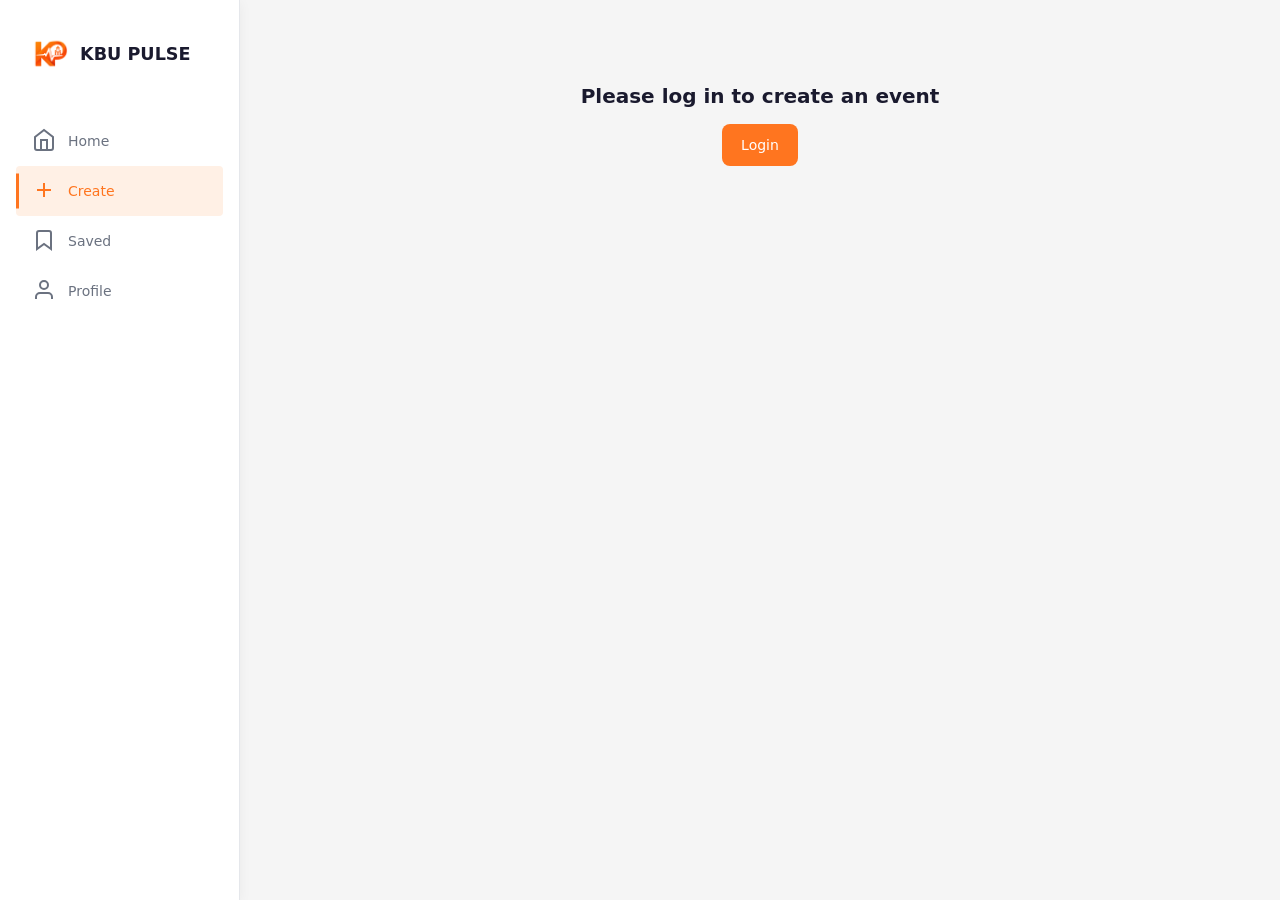
<file: create-event.html>
<!DOCTYPE html>
<html lang="en">
<head>
    <meta charset="UTF-8">
    <meta name="viewport" content="width=device-width, initial-scale=1.0">
    <meta name="theme-color" content="#ff751f">
    <link rel="manifest" href="manifest.webmanifest">
    <title>KBU PULSE - Create Event</title>
    <link rel="stylesheet" href="css/reset.css">
    <link rel="stylesheet" href="css/variables.css">
    <link rel="stylesheet" href="css/base.css">
    <link rel="stylesheet" href="css/components.css">
    <link rel="stylesheet" href="css/pages.css">
    <script src="js/navbar.js"></script>
</head>
<body>
    <nav class="navbar" id="navbar"></nav>

    <main class="content-wrapper">

        <div id="create-event-guest" style="display: none;" class="guest-message">
            <h2 class="section-title">Please log in to create an event</h2>
            <a href="login.html" class="btn btn-primary">Login</a>
        </div>

        <div id="create-event-content" class="form-box">
            <h1 class="page-title">Create a New Event</h1>
            <p class="text-muted">Share an event with the KBU community.</p>

            <form id="create-event-form" class="form-stack" method="post" action="#">
                <div>
                    <label class="form-label">Title</label>
                    <input type="text" name="title" class="form-input" required placeholder="Enter event title">
                </div>
                <div>
                    <label class="form-label">Description</label>
                    <textarea name="description" class="form-input" rows="3" required placeholder="Enter event description"></textarea>
                </div>
                <div>
                    <label class="form-label">Category</label>
                    <select name="category" class="form-input">
                        <option value="">Select Category</option>
                        <option value="HACKATHON">Hackathon</option>
                        <option value="CAPSTONE">Capstone</option>
                        <option value="STUDY_GROUP">Study Group</option>
                        <option value="WORKSHOP">Workshop</option>
                        <option value="SEMINAR">Seminar</option>
                        <option value="CLUB_EVENT">Club Event</option>
                        <option value="COMPETITION">Competition</option>
                        <option value="OTHER">Other</option>
                    </select>
                </div>
                <div>
                    <label class="form-label">Major <span class="text-muted">(optional)</span></label>
                    <select name="major" class="form-input">
                        <option value="">All Majors</option>
                        <option value="DTI">DTI</option>
                        <option value="BBA">BBA</option>
                        <option value="APDI">APDI</option>
                        <option value="CIVIL">Civil</option>
                        <option value="MECHANICAL">Mechanical</option>
                        <option value="ELECTRICAL">Electrical</option>
                        <option value="ARCHITECTURE">Architecture</option>
                        <option value="IT">IT</option>
                    </select>
                </div>
                <div>
                    <label class="form-label">Images <span class="text-muted">(up to 4)</span></label>
                    <input type="file" id="event-images" multiple accept="image/png,image/jpeg,image/jpg,image/webp,image/heic,image/heif" class="form-input">
                    <div id="image-preview" class="image-preview"></div>
                </div>
                <div class="form-actions">
                    <button type="button" class="btn btn-secondary" onclick="goBack()">Cancel</button>
                    <button type="submit" class="btn btn-primary">Announce Event</button>
                </div>
            </form>
        </div>
    </main>
    <script type="module" src="js/main.js"></script>
</body>
</html>
</file>
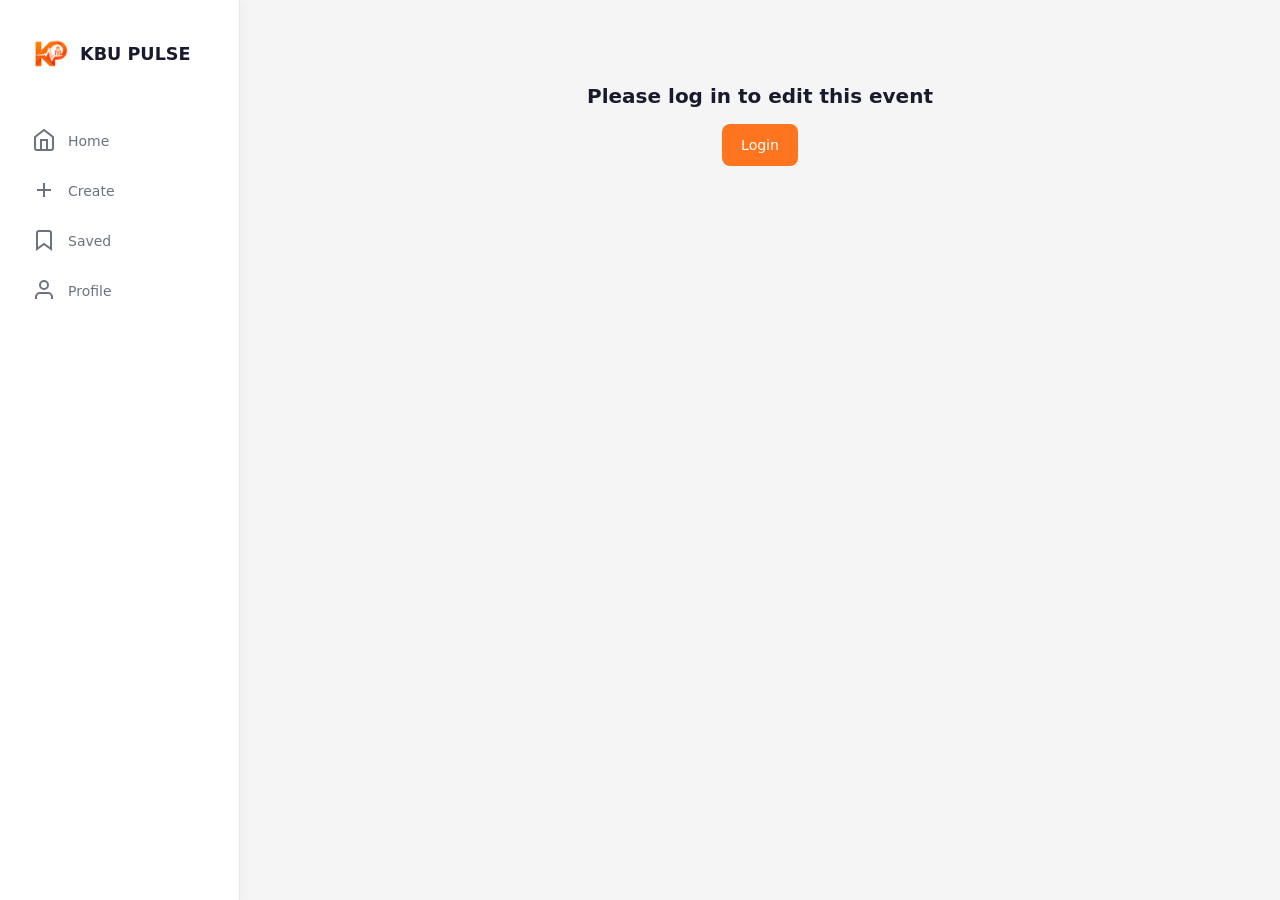
<file: edit-event.html>
<!DOCTYPE html>
<html lang="en">
<head>
    <meta charset="UTF-8">
    <meta name="viewport" content="width=device-width, initial-scale=1.0">
    <meta name="theme-color" content="#ff751f">
    <link rel="manifest" href="manifest.webmanifest">
    <title>KBU PULSE - Edit Event</title>
    <link rel="stylesheet" href="css/reset.css">
    <link rel="stylesheet" href="css/variables.css">
    <link rel="stylesheet" href="css/base.css">
    <link rel="stylesheet" href="css/components.css">
    <link rel="stylesheet" href="css/pages.css">
    <script src="js/navbar.js"></script>
</head>
<body>
    <nav class="navbar" id="navbar"></nav>
    <main class="content-wrapper">
        <div id="edit-event-guest" style="display: none;" class="guest-message">
            <h2 class="section-title">Please log in to edit this event</h2>
            <a href="login.html" class="btn btn-primary">Login</a>
        </div>
        <div id="edit-event-content" class="form-box" style="display: none;">
            <h1 class="page-title">Edit Event</h1>
            <p id="edit-event-error" class="text-error" style="display: none;"></p>
            <form id="edit-event-form" class="form-stack">
                <div><label class="form-label">Title</label><input type="text" name="title" class="form-input" required></div>
                <div><label class="form-label">Description</label><textarea name="description" class="form-input" rows="3" required></textarea></div>
                <div><label class="form-label">Category</label><select name="category" class="form-input" required>
                    <option value="">Select Category</option><option value="HACKATHON">Hackathon</option><option value="CAPSTONE">Capstone</option><option value="STUDY_GROUP">Study Group</option><option value="WORKSHOP">Workshop</option><option value="SEMINAR">Seminar</option><option value="CLUB_EVENT">Club Event</option><option value="COMPETITION">Competition</option><option value="OTHER">Other</option>
                </select></div>
                <div><label class="form-label">Major <span class="text-muted">(optional)</span></label><select name="major" class="form-input">
                    <option value="">All Majors</option><option value="DTI">DTI</option><option value="BBA">BBA</option><option value="APDI">APDI</option><option value="CIVIL">Civil</option><option value="MECHANICAL">Mechanical</option><option value="ELECTRICAL">Electrical</option><option value="ARCHITECTURE">Architecture</option><option value="IT">IT</option>
                </select></div>
                <div><label class="form-label">Existing images</label><div id="existing-images" class="image-preview"></div></div>
                <div><label class="form-label">Add images <span class="text-muted">(up to 4 total)</span></label><input type="file" id="event-images" multiple accept="image/png,image/jpeg,image/jpg,image/webp,image/heic,image/heif" class="form-input"><div id="image-preview" class="image-preview"></div></div>
                <div class="form-actions"><button type="button" class="btn btn-secondary" onclick="goBack()">Cancel</button><button type="submit" class="btn btn-primary">Save Changes</button></div>
            </form>
        </div>
    </main>
    <script type="module" src="js/main.js"></script>
</body>
</html>
</file>
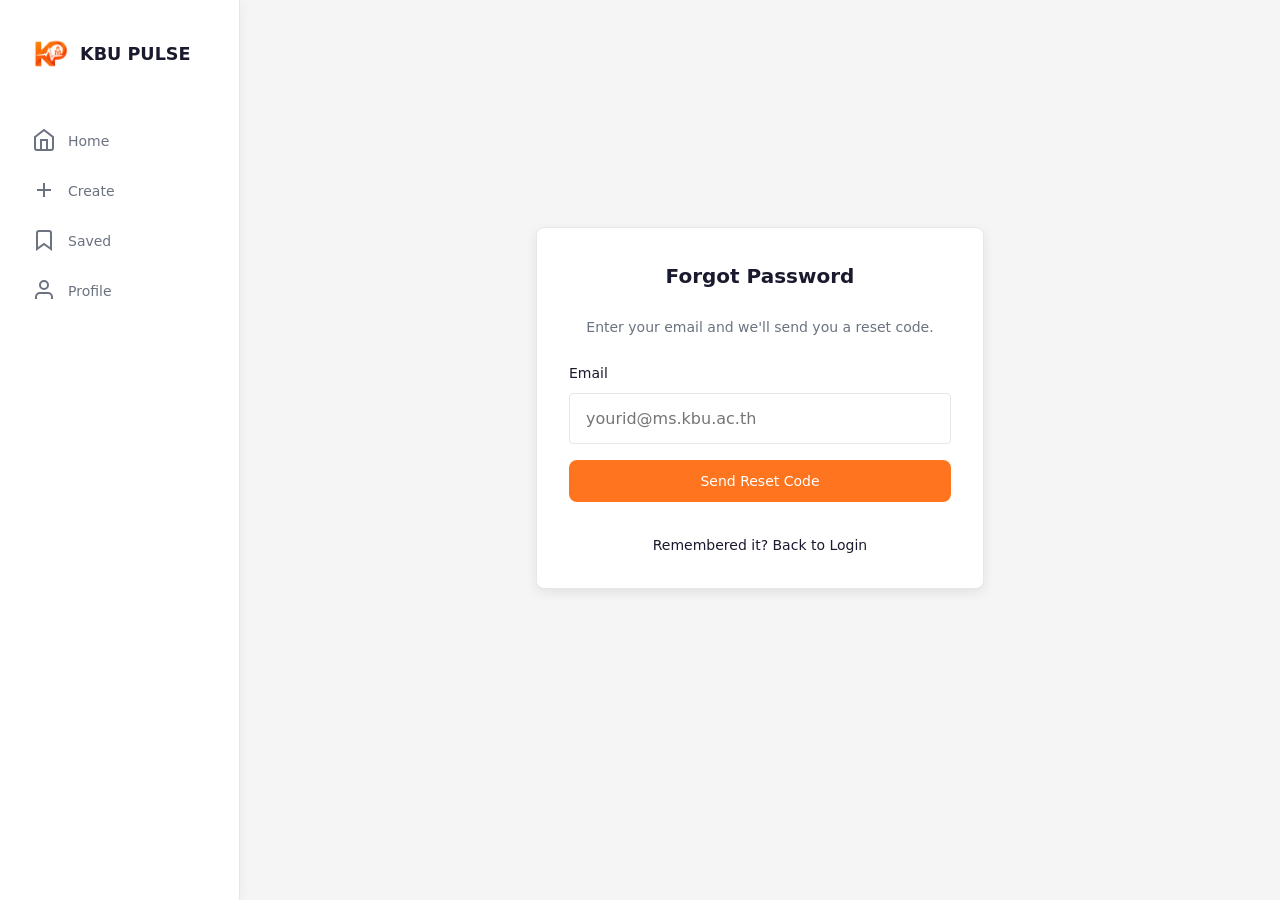
<file: forgot-password.html>
<!DOCTYPE html>
<html lang="en">
<head>
    <meta charset="UTF-8">
    <meta name="viewport" content="width=device-width, initial-scale=1.0">
    <meta name="theme-color" content="#ff751f">
    <link rel="manifest" href="manifest.webmanifest">
    <title>KBU PULSE - Forgot Password</title>
    <link rel="stylesheet" href="css/reset.css">
    <link rel="stylesheet" href="css/variables.css">
    <link rel="stylesheet" href="css/base.css">
    <link rel="stylesheet" href="css/components.css">
    <link rel="stylesheet" href="css/pages.css">
    <script src="js/navbar.js"></script>
</head>
<body>
    <nav class="navbar" id="navbar"></nav>

    <main class="page-center">
        <div class="auth-card">
            <h2 class="auth-title">Forgot Password</h2>
            <p class="auth-subtitle">Enter your email and we'll send you a reset code.</p>

            <form id="forgot-form" class="form-stack" method="post" action="#">
                <div>
                    <label class="form-label">Email</label>
                    <input type="email" name="email" class="form-input" required placeholder="yourid@ms.kbu.ac.th">
                </div>

                <button type="submit" class="btn btn-primary">Send Reset Code</button>

                <p class="form-hint is-hidden" id="otp-hint">Dev hint: your code is <strong id="otp-display"></strong></p>
                <button type="button" class="btn btn-primary is-hidden" id="continue-reset">Continue to Reset Password</button>

                <p class="form-footer">
                    Remembered it? <a href="login.html">Back to Login</a>
                </p>
            </form>
        </div>
    </main>
    <script type="module" src="js/main.js"></script>
</body>
</html>
</file>
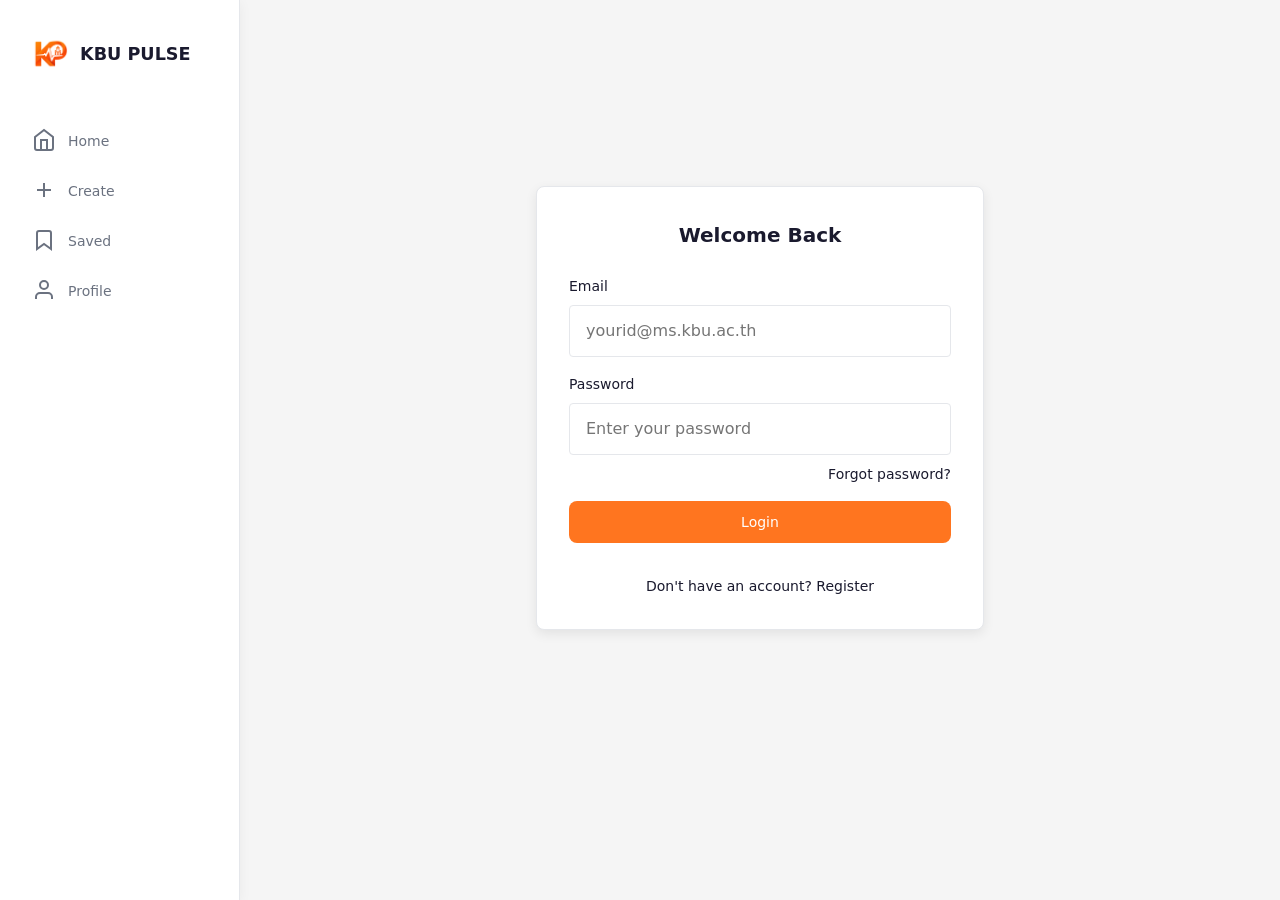
<file: login.html>
<!DOCTYPE html>
<html lang="en">
<head>
    <meta charset="UTF-8">
    <meta name="viewport" content="width=device-width, initial-scale=1.0">
    <meta name="theme-color" content="#ff751f">
    <link rel="manifest" href="manifest.webmanifest">
    <title>KBU PULSE - Login</title>
    <link rel="stylesheet" href="css/reset.css">
    <link rel="stylesheet" href="css/variables.css">
    <link rel="stylesheet" href="css/base.css">
    <link rel="stylesheet" href="css/components.css">
    <link rel="stylesheet" href="css/pages.css">
    <script src="js/navbar.js"></script>
</head>
<body>
    <nav class="navbar" id="navbar"></nav>

    <main class="page-center">
        <div class="auth-card">
            <h2 class="auth-title">Welcome Back</h2>

            <form id="login-form" class="form-stack" method="post" action="#">
                <div>
                    <label class="form-label">Email</label>
                    <input type="email" name="email" class="form-input" required placeholder="yourid@ms.kbu.ac.th">
                </div>
                <div>
                    <label class="form-label">Password</label>
                    <input type="password" name="password" class="form-input" required placeholder="Enter your password">
                </div>
                <p class="form-link-row">
                    <a href="forgot-password.html">Forgot password?</a>
                </p>

                <button type="submit" class="btn btn-primary">Login</button>

                <p class="form-footer">
                    Don't have an account? <a href="register.html">Register</a>
                </p>
            </form>
        </div>
    </main>
    <script type="module" src="js/main.js"></script>
</body>
</html>
</file>
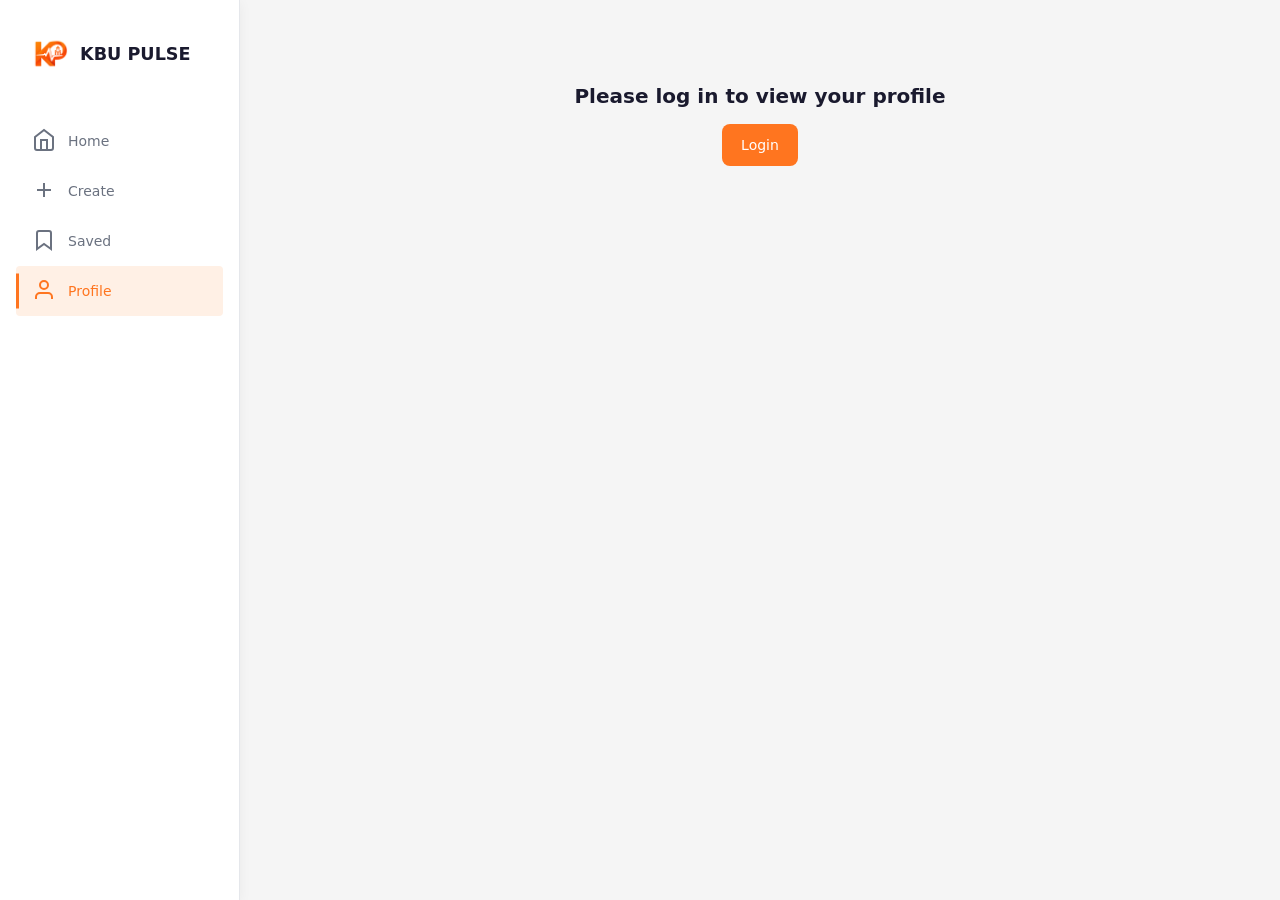
<file: profile.html>
<!DOCTYPE html>
<html lang="en">
<head>
    <meta charset="UTF-8">
    <meta name="viewport" content="width=device-width, initial-scale=1.0">
    <meta name="theme-color" content="#ff751f">
    <link rel="manifest" href="manifest.webmanifest">
    <title>KBU PULSE - Profile</title>
    <link rel="stylesheet" href="css/reset.css">
    <link rel="stylesheet" href="css/variables.css">
    <link rel="stylesheet" href="css/base.css">
    <link rel="stylesheet" href="css/components.css">
    <link rel="stylesheet" href="css/pages.css">
    <script src="js/navbar.js"></script>
</head>
<body>
    <nav class="navbar" id="navbar"></nav>

    <main class="content-wrapper">
        <!-- SHOWN when NOT logged in -->
        <div id="profile-guest" style="display: none;" class="guest-message">
            <h2 class="section-title">Please log in to view your profile</h2>
            <a href="login.html" class="btn btn-primary">Login</a>
        </div>

        <!-- SHOWN when logged in -->
        <div id="profile-content" style="display: none;">
            <div class="profile-header">
                <img id="user-avatar" class="profile-avatar" alt="Profile avatar">
                <div>
                    <h1 class="page-title" id="user-name">My Profile</h1>
                    <p id="user-email" class="text-muted"></p>
                    <p id="user-major" class="text-muted"></p>
                    <p id="user-created-at" class="text-muted"></p>
                </div>
                <button class="btn btn-secondary" id="logout-btn">Logout</button>
            </div>

            <div class="tabs" role="tablist" aria-label="Profile sections">
                <button class="tab" id="my-events-tab" data-profile-tab="events" role="tab">My Events</button>
                <button class="tab" id="my-comments-tab" data-profile-tab="comments" role="tab">My Comments</button>
            </div>

            <section id="my-events-section" class="profile-section" role="tabpanel">
                <div id="my-events-list" class="event-grid"></div>
                <div id="my-events-pagination" class="pagination-row"></div>
            </section>
            <section id="my-comments-section" class="profile-section" role="tabpanel">
                <div id="my-comments-list" class="comment-list"></div>
                <div id="my-comments-pagination" class="pagination-row"></div>
            </section>
        </div>
    </main>
    <script type="module" src="js/main.js"></script>
</body>
</html>
</file>
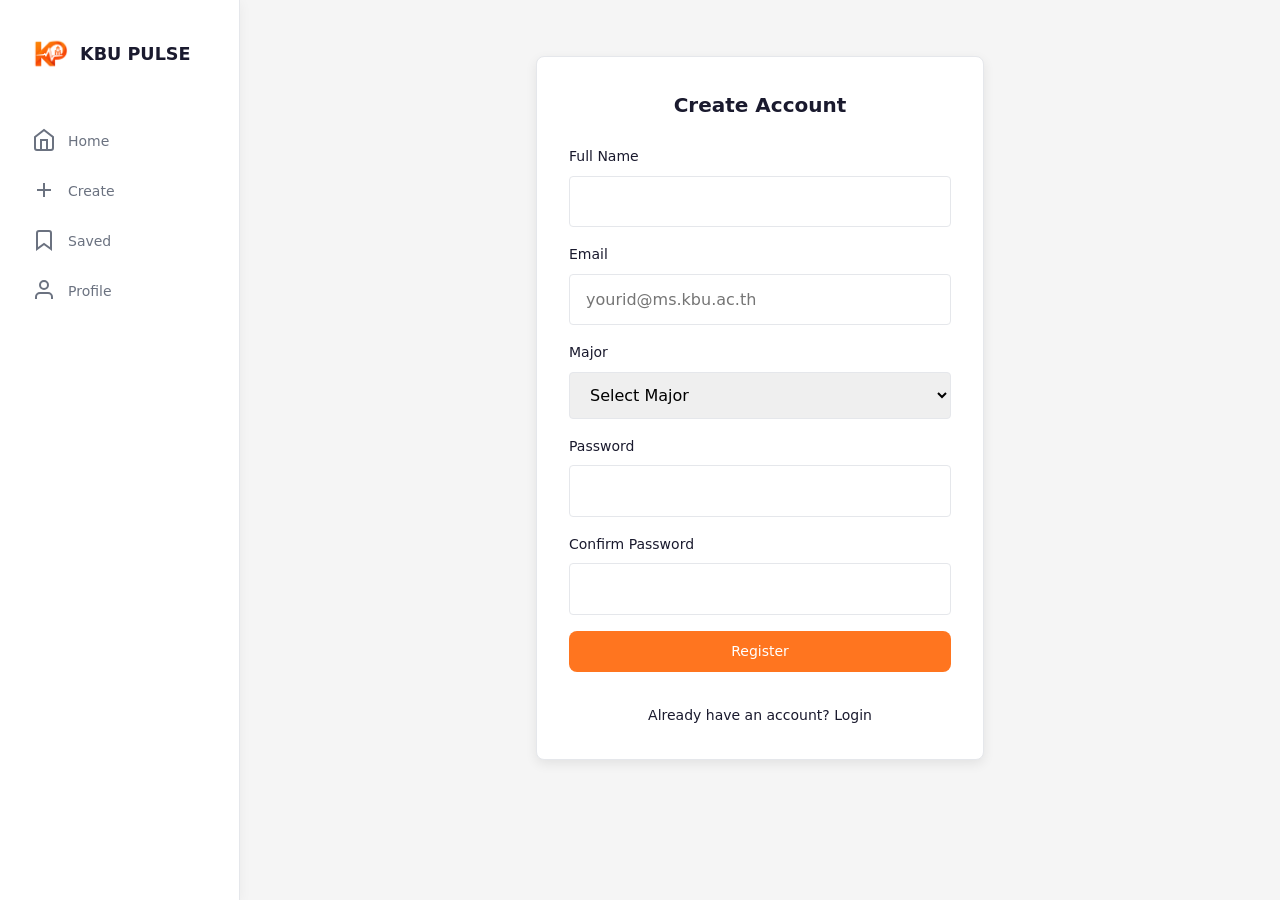
<file: register.html>
<!DOCTYPE html>
<html lang="en">
<head>
    <meta charset="UTF-8">
    <meta name="viewport" content="width=device-width, initial-scale=1.0">
    <meta name="theme-color" content="#ff751f">
    <link rel="manifest" href="manifest.webmanifest">
    <title>KBU PULSE - Register</title>
    <link rel="stylesheet" href="css/reset.css">
    <link rel="stylesheet" href="css/variables.css">
    <link rel="stylesheet" href="css/base.css">
    <link rel="stylesheet" href="css/components.css">
    <link rel="stylesheet" href="css/pages.css">
    <script src="js/navbar.js"></script>
</head>
<body>
    <nav class="navbar" id="navbar"></nav>

    <main class="page-center">
        <div class="auth-card" id="register-card">
            <h2 class="auth-title">Create Account</h2>

            <form id="register-form" class="form-stack" method="post" action="#">
                <div>
                    <label class="form-label">Full Name</label>
                    <input type="text" name="fullName" class="form-input" required>
                </div>
                <div>
                    <label class="form-label">Email</label>
                    <input type="email" name="email" class="form-input" required placeholder="yourid@ms.kbu.ac.th">
                </div>
                <div>
                    <label class="form-label">Major</label>
                    <select name="major" class="form-input">
                        <option value="">Select Major</option>
                        <option value="DTI">DTI</option>
                        <option value="BBA">BBA</option>
                        <option value="APDI">APDI</option>
                        <option value="CIVIL">Civil</option>
                        <option value="MECHANICAL">Mechanical</option>
                        <option value="ELECTRICAL">Electrical</option>
                        <option value="ARCHITECTURE">Architecture</option>
                        <option value="IT">IT</option>
                    </select>
                </div>
                <div>
                    <label class="form-label">Password</label>
                    <input type="password" name="password" class="form-input" required minlength="6">
                </div>
                <div>
                    <label class="form-label">Confirm Password</label>
                    <input type="password" name="confirmPassword" class="form-input" required>
                </div>

                <button type="submit" class="btn btn-primary">Register</button>

                <p class="form-footer">
                    Already have an account? <a href="login.html">Login</a>
                </p>
            </form>
        </div>

        <div class="auth-card" id="otp-step" hidden>
            <h2 class="auth-title">Verify Your Email</h2>
            <p class="auth-subtitle">We sent a 6-digit code to <span id="otp-email"></span>.</p>

            <form id="otp-form" class="form-stack" method="post" action="#">
                <div>
                    <label class="form-label">Verification Code</label>
                    <input type="text" name="code" class="form-input" inputmode="numeric" maxlength="6" placeholder="123456" required>
                </div>
                <p class="form-hint" id="otp-hint" hidden>Dev hint: your code is <strong id="otp-display"></strong></p>

                <button type="submit" class="btn btn-primary">Verify Email</button>

                <p class="form-footer">
                    Wrong email? <a href="#" id="back-to-form">Go back</a>
                </p>
            </form>
        </div>
    </main>
    <script type="module" src="js/main.js"></script>
</body>
</html>
</file>
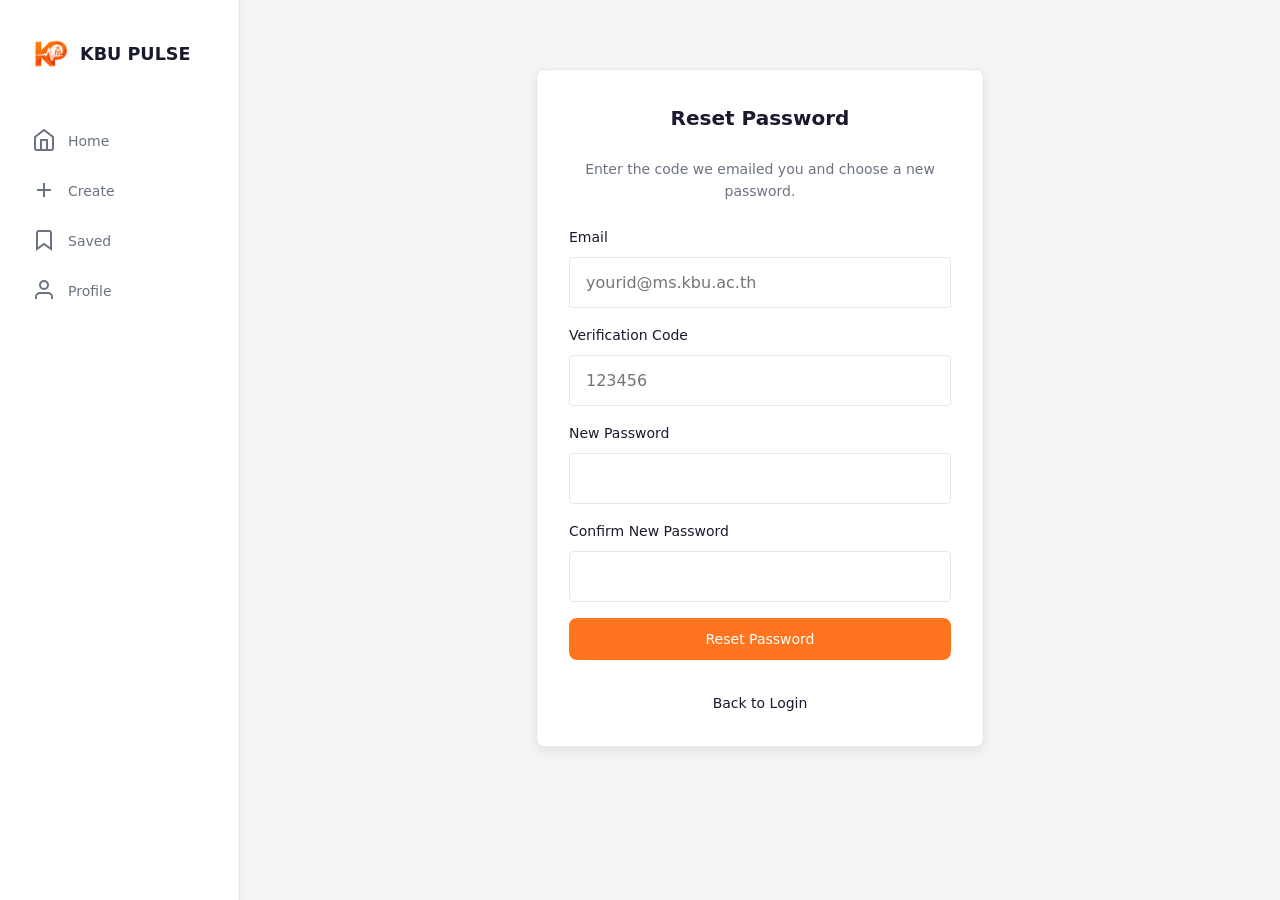
<file: reset-password.html>
<!DOCTYPE html>
<html lang="en">
<head>
    <meta charset="UTF-8">
    <meta name="viewport" content="width=device-width, initial-scale=1.0">
    <meta name="theme-color" content="#ff751f">
    <link rel="manifest" href="manifest.webmanifest">
    <title>KBU PULSE - Reset Password</title>
    <link rel="stylesheet" href="css/reset.css">
    <link rel="stylesheet" href="css/variables.css">
    <link rel="stylesheet" href="css/base.css">
    <link rel="stylesheet" href="css/components.css">
    <link rel="stylesheet" href="css/pages.css">
    <script src="js/navbar.js"></script>
</head>
<body>
    <nav class="navbar" id="navbar"></nav>

    <main class="page-center">
        <div class="auth-card">
            <h2 class="auth-title">Reset Password</h2>
            <p class="auth-subtitle">Enter the code we emailed you and choose a new password.</p>

            <form id="reset-form" class="form-stack" method="post" action="#">
                <div>
                    <label class="form-label">Email</label>
                    <input type="email" name="email" class="form-input" required placeholder="yourid@ms.kbu.ac.th">
                </div>
                <div>
                    <label class="form-label">Verification Code</label>
                    <input type="text" name="code" class="form-input" inputmode="numeric" maxlength="6" placeholder="123456" required>
                </div>
                <div>
                    <label class="form-label">New Password</label>
                    <input type="password" name="password" class="form-input" required minlength="6">
                </div>
                <div>
                    <label class="form-label">Confirm New Password</label>
                    <input type="password" name="confirmPassword" class="form-input" required>
                </div>

                <button type="submit" class="btn btn-primary">Reset Password</button>

                <p class="form-footer">
                    <a href="login.html">Back to Login</a>
                </p>
            </form>
        </div>
    </main>
    <script type="module" src="js/main.js"></script>
</body>
</html>
</file>
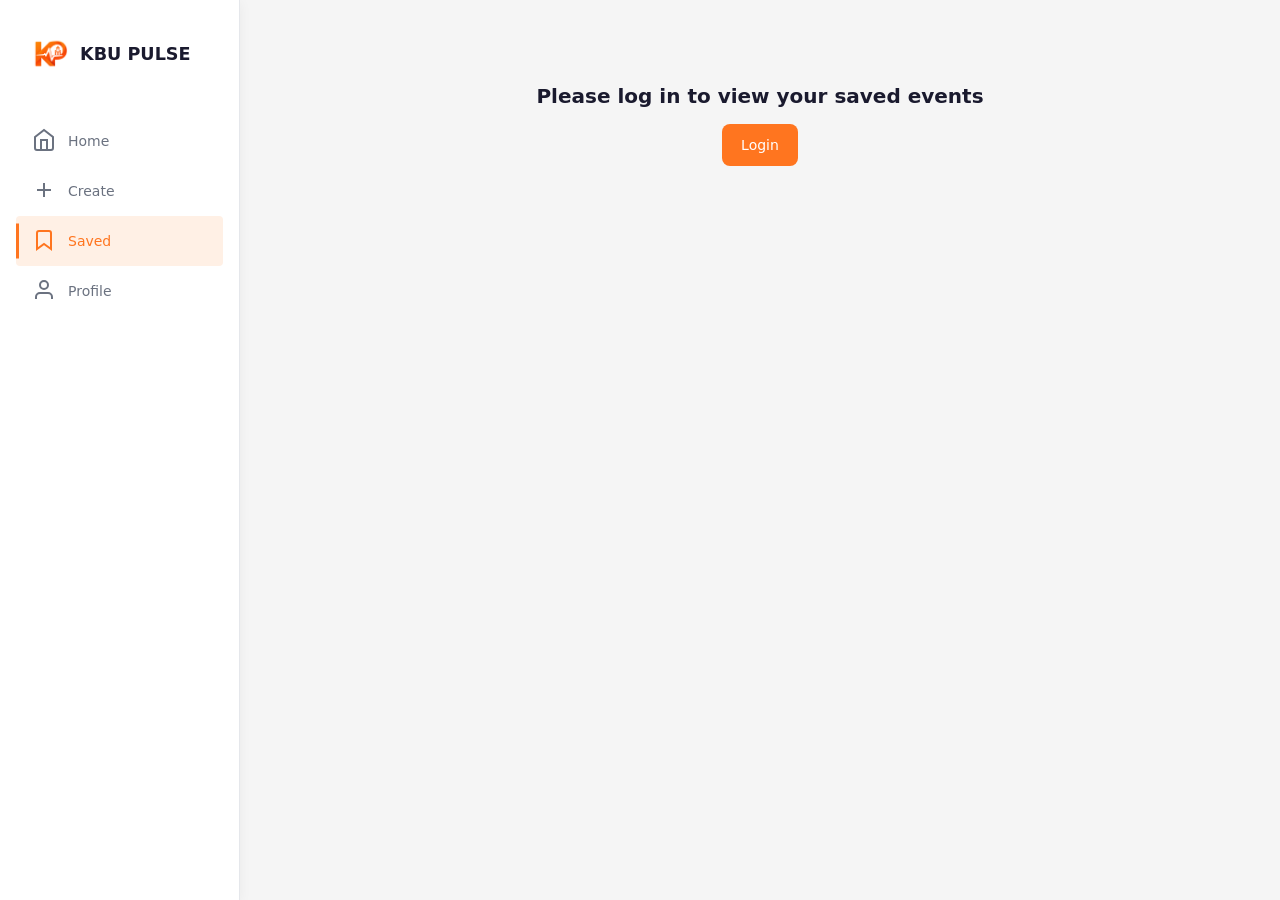
<file: saved.html>
<!DOCTYPE html>
<html lang="en">
<head>
    <meta charset="UTF-8">
    <meta name="viewport" content="width=device-width, initial-scale=1.0">
    <meta name="theme-color" content="#ff751f">
    <link rel="manifest" href="manifest.webmanifest">
    <title>KBU PULSE - Saved Events</title>
    <link rel="stylesheet" href="css/reset.css">
    <link rel="stylesheet" href="css/variables.css">
    <link rel="stylesheet" href="css/base.css">
    <link rel="stylesheet" href="css/components.css">
    <link rel="stylesheet" href="css/pages.css">
    <script src="js/navbar.js"></script>
</head>
<body>
    <nav class="navbar" id="navbar"></nav>

    <main class="page-content">
        <!-- SHOWN when NOT logged in -->
        <div id="saved-guest" style="display: none;" class="guest-message">
            <h2 class="section-title">Please log in to view your saved events</h2>
            <a href="login.html" class="btn btn-primary">Login</a>
        </div>

        <!-- SHOWN when logged in -->
        <div id="saved-content" style="display: none;">
            <h1 class="page-title">Saved Events</h1>

            <div id="saved-list" class="event-grid"></div>

            <div id="saved-pagination" class="pagination-row"></div>
        </div>
    </main>
    <script type="module" src="js/main.js"></script>
</body>
</html>
</file>
<file: css/variables.css>
:root {
    --primary: #ff751f;
    --primary-dark: #e66b1a;
    --primary-light: #fff0e5;
    --bg: #F5F5F5;
    --surface: #FFFFFF;
    --bg-mobile: #FFFFFF;
    --text: #1A1A2E;
    --text-muted: #6B7280;
    --border: #E5E7EB;
    --radius: 8px;
    --radius-sm: 4px;
    --shadow-sm: 0 2px 4px rgba(0,0,0,0.05);
    --shadow-md: 0 4px 12px rgba(0,0,0,0.08);
    --shadow-lg: 0 8px 24px rgba(0,0,0,0.12);
    --success: #22C55E;
    --error: #EF4444;
    --warning: #F59E0B;
    --info: #3B82F6;
    --nav-height: 84px;
    --transition: all 0.2s ease;
}
</file>
<file: css/base.css>
/* Base Typography */
body {
    font-family: system-ui, -apple-system, 'Segoe UI', Roboto, Helvetica, Arial, sans-serif;
    font-size: 16px;
    color: var(--text);
    background-color: var(--bg);
    color: var(--text);
    line-height: 1.6;
}

h1 { font-size: 2rem; margin-bottom: 1rem; }
h2 { font-size: 1.75rem; margin-bottom: 0.75rem; }
h3 { font-size: 1.5rem; margin-bottom: 0.5rem; }

a:hover { color: var(--primary); }

/* Buttons */
.btn {
    display: inline-block;
    padding: 0.6rem 1.2rem;
    border-radius: var(--radius);
    font-size: 0.875rem;
    font-weight: 500;
    cursor: pointer;
    transition: var(--transition);
}

.btn-primary {
    background: var(--primary);
    color: white;
}
.btn-primary:hover { background: var(--primary-dark); }

.btn-secondary {
    background: var(--surface);
    color: var(--text);
    border: 1px solid var(--border);
}
.btn-secondary:hover { background: #F3F4F6; }
.btn-icon {
    display: inline-flex;
    align-items: center;
    justify-content: center;
    gap: 0.25rem;
    min-width: 36px;
    height: 36px;
    padding: 0 0.5rem;
    border-radius: var(--radius);
    cursor: pointer;
    transition: var(--transition);
    background: var(--surface);
    color: var(--text-muted);
    border: 1px solid var(--border);
    font-size: 0.8rem;
}
.btn-icon:hover { color: var(--primary); border-color: var(--primary); }
.btn-icon.active { color: var(--primary); border-color: var(--primary); background: var(--primary-light); }
.btn-icon svg { width: 18px; height: 18px; flex-shrink: 0; }

/* Forms */
.form-input {
    width: 100%;
    padding: 0.75rem 1rem;
    border: 1px solid var(--border);
    border-radius: var(--radius-sm);
    font-size: 1rem;
    transition: var(--transition);
}
.form-input:focus {
    outline: none;
    border-color: var(--primary);
    box-shadow: 0 0 0 3px var(--primary-light);
}

/* Cards */
.card {
    background: var(--surface);
    border-radius: var(--radius);
    padding: 1.5rem;
    box-shadow: var(--shadow-sm);
}

.card-img {
    width: 100%;
    height: 180px;
    object-fit: cover;
    border-radius: var(--radius-sm);
    margin-bottom: 1rem;
}

/* Focus ring */
*:focus-visible {
    outline: 2px solid var(--primary);
    outline-offset: 2px;
}

/* Skeleton loading */
@keyframes pulse {
    0%, 100% { opacity: 1; }
    50% { opacity: 0.4; }
}
.skeleton {
    background: var(--border);
    border-radius: var(--radius-sm);
    animation: pulse 1.5s ease-in-out infinite;
}
.skeleton-card {
    background: var(--surface);
    border-radius: var(--radius);
    overflow: hidden;
}
.skeleton-card .skeleton-img { width: 100%; height: 140px; }
.skeleton-card .skeleton-title { height: 1rem; margin: 0.5rem; width: 60%; }
.skeleton-card .skeleton-text { height: 0.75rem; margin: 0 0.5rem 0.5rem; width: 80%; }
.skeleton-card .skeleton-meta { height: 0.75rem; margin: 0 0.5rem 0.5rem; width: 40%; }

/* Comment form */
.comment-form {
    display: flex;
    flex-direction: column;
    gap: 0.5rem;
    margin-bottom: 1rem;
    padding-bottom: 1rem;
    border-bottom: 1px solid var(--border);
}
.comment-form textarea {
    width: 100%;
    padding: 0.75rem 1rem;
    border: 1px solid var(--border);
    border-radius: var(--radius-sm);
    font-size: 0.875rem;
    font-family: inherit;
    resize: vertical;
    transition: var(--transition);
}
.comment-form textarea:focus {
    outline: none;
    border-color: var(--primary);
    box-shadow: 0 0 0 3px var(--primary-light);
}
.comment-form .btn {
    align-self: flex-end;
}

/* Pagination buttons */
.pagination-btn {
    display: inline-flex;
    align-items: center;
    justify-content: center;
    min-width: 32px;
    height: 32px;
    padding: 0 0.5rem;
    border: 1px solid var(--border);
    border-radius: var(--radius-sm);
    background: var(--surface);
    color: var(--text);
    font-size: 0.8rem;
    cursor: pointer;
    transition: var(--transition);
}
.pagination-btn:hover {
    border-color: var(--primary);
    color: var(--primary);
}
.pagination-btn.active {
    background: var(--primary);
    border-color: var(--primary);
    color: white;
}

/* Image preview */
.image-preview {
    display: flex;
    flex-wrap: wrap;
    gap: 0.5rem;
    margin-top: 0.5rem;
}
.image-preview .preview-item {
    position: relative;
    width: 80px;
    height: 80px;
}
.image-preview .preview-item img {
    width: 100%;
    height: 100%;
    object-fit: cover;
    border-radius: var(--radius-sm);
    border: 1px solid var(--border);
}
.image-preview .preview-item .remove-btn {
    position: absolute;
    top: -6px;
    right: -6px;
    width: 20px;
    height: 20px;
    border-radius: 50%;
    background: var(--error);
    color: white;
    border: none;
    cursor: pointer;
    font-size: 0.7rem;
    display: flex;
    align-items: center;
    justify-content: center;
    line-height: 1;
}

/* Toast overlay */
.toast {
    position: fixed;
    top: 1.5rem;
    left: 50%;
    transform: translateX(-50%) translateY(-120%);
    padding: 0.75rem 1.5rem;
    border-radius: 8px;
    font-size: 0.875rem;
    font-weight: 500;
    color: #fff;
    z-index: 9999;
    pointer-events: auto;
    box-shadow: 0 4px 16px rgba(0, 0, 0, 0.2);
    transition: transform 0.3s ease, opacity 0.3s ease;
    opacity: 0;
    max-width: 90vw;
    text-align: center;
}
.toast-show {
    transform: translateX(-50%) translateY(0);
    opacity: 1;
}
.toast-info {
    background: #334155;
}
.toast-success {
    background: #16a34a;
}
.toast-error {
    background: #dc2626;
}

/* Event images grid */
.event-images-grid {
    display: grid;
    grid-template-columns: repeat(2, 1fr);
    gap: 0.5rem;
    margin: 0.75rem 0;
}
.event-images-grid .event-card-img {
    width: 100%;
    height: 160px;
    object-fit: cover;
    border-radius: 8px;
    transition: opacity 0.2s;
}
.event-images-grid .event-card-img:hover {
    opacity: 0.85;
}

/* Lightbox overlay */
.lightbox-overlay {
    position: fixed;
    inset: 0;
    background: rgba(0, 0, 0, 0.9);
    z-index: 10000;
    display: flex;
    align-items: center;
    justify-content: center;
    opacity: 0;
    transition: opacity 0.3s ease;
}
.lightbox-show {
    opacity: 1;
}
.lightbox-img {
    max-width: 90vw;
    max-height: 85vh;
    object-fit: contain;
    border-radius: 8px;
    user-select: none;
}
.lightbox-close {
    position: absolute;
    top: 1rem;
    right: 1.5rem;
    background: none;
    border: none;
    color: #fff;
    font-size: 2rem;
    cursor: pointer;
    line-height: 1;
    z-index: 10001;
}
.lightbox-nav {
    position: absolute;
    top: 50%;
    transform: translateY(-50%);
    background: rgba(255, 255, 255, 0.15);
    border: none;
    color: #fff;
    font-size: 2.5rem;
    cursor: pointer;
    padding: 0.5rem 1rem;
    border-radius: 8px;
    transition: background 0.2s;
    user-select: none;
}
.lightbox-nav:hover {
    background: rgba(255, 255, 255, 0.3);
}
.lightbox-prev {
    left: 1rem;
}
.lightbox-next {
    right: 1rem;
}
.lightbox-counter {
    position: absolute;
    bottom: 1.5rem;
    left: 50%;
    transform: translateX(-50%);
    color: rgba(255, 255, 255, 0.8);
    font-size: 0.875rem;
    font-weight: 500;
}

/* Event metadata badges */
.event-meta {
    display: flex;
    flex-wrap: wrap;
    gap: 0.5rem;
}
.meta-badge {
    display: inline-flex;
    align-items: center;
    padding: 0.25rem 0.625rem;
    font-size: 0.7rem;
    font-weight: 600;
    border-radius: 9999px;
    text-transform: uppercase;
    letter-spacing: 0.025em;
}
.meta-major {
    background: #dbeafe;
    color: #1e40af;
}
.meta-category {
    background: #fef3c7;
    color: #92400e;
}
.meta-date {
    background: #f3f4f6;
    color: #4b5563;
    text-transform: none;
    letter-spacing: normal;
}
.event-detail-gallery {
    margin: 1.5rem -0.25rem 0;
    gap: 0.75rem;
}
.event-detail-gallery .event-card-img {
    height: 190px;
    border-radius: var(--radius);
}
.event-detail-gallery .event-card-img:first-child {
    grid-column: span 2;
    height: 300px;
}
.event-detail-gallery-empty .event-card-img {
    width: 100%;
    height: 300px;
    object-fit: cover;
    border-radius: var(--radius);
}
</file>
<file: css/components.css>
/* ===== Bottom Navbar (Fixed) ===== */

/* Navbar container - fixed at bottom */
.navbar {
    position: fixed;
    bottom: 0;
    left: 0;
    right: 0;
    background: var(--surface);
    border-top: 1px solid var(--border);
    z-index: 100;
    box-shadow: 0 -2px 8px rgba(0,0,0,0.05);
    display: flex;
    justify-content: space-around;
    align-items: center;
    padding: 0.5rem 0;
}

/* Navbar items - 4 equally spaced */
.nav-item {
    position: relative;
    display: flex;
    flex-direction: column;
    align-items: center;
    gap: 0.125rem;
    color: var(--text-muted);
    text-decoration: none;
    padding: 0.5rem 0.75rem;
    min-width: 48px;
    font-size: 0.75rem;
    transition: color var(--transition);
}

.nav-item.active { color: var(--primary); }

.nav-item svg {
    width: 24px;
    height: 24px;
    margin-bottom: 2px;
}

/* Hover state */
.nav-item:hover { color: var(--primary-dark); }

/* Active state - primary color */
.nav-item.active { color: var(--primary); }

/* ===== Body Padding (so content doesn't hide under fixed navbar) ===== */

body {
    padding-bottom: calc(var(--nav-height) + env(safe-area-inset-bottom, 0px));
}

/* Optional: larger padding on desktop if needed */
@media (min-width: 768px) {
    body {
        padding-bottom: calc(var(--nav-height) + env(safe-area-inset-bottom, 0px));
    }
}

/* ===== Optional: Active page indicator bar ===== */
.navbar .active::after {
    content: '';
    position: absolute;
    bottom: 0;
    left: 50%;
    transform: translateX(-50%);
    width: 32px;
    height: 3px;
    background: var(--primary);
}
</file>
<file: css/pages.css>
/* ===== Navbar (Fixed Bottom) ===== */

/* Mobile-first: full-width bottom navbar */
.navbar {
    position: fixed;
    bottom: 0;
    left: 0;
    right: 0;
    background: var(--surface);
    border-top: 1px solid var(--border);
    z-index: 100;
    box-shadow: 0 -2px 8px rgba(0,0,0,0.05);
}

/* Desktop: un-collapsible left sidebar */
@media (min-width: 992px) {
    .navbar {
        top: 0;
        bottom: 0;
        left: 0;
        right: auto;
        width: 240px;
        flex-direction: column;
        align-items: stretch;
        justify-content: flex-start;
        padding: 1.5rem 1rem;
        border-top: none;
        border-right: 1px solid var(--border);
        box-shadow: 0 2px 12px rgba(0,0,0,0.05);
    }

    .nav-brand {
        display: flex;
        align-items: center;
        gap: 0.75rem;
        padding: 0.75rem 1rem;
        margin-bottom: 2rem;
    }
    .nav-brand-img {
        width: 36px;
        height: 36px;
        border-radius: var(--radius-sm);
        object-fit: cover;
    }
    .nav-brand-name {
        font-size: 1.1rem;
        font-weight: 700;
        color: var(--text);
    }

    .nav-item {
        flex-direction: row;
        justify-content: flex-start;
        align-items: center;
        gap: 0.75rem;
        width: 100%;
        padding: 0.75rem 1rem;
        font-size: 0.875rem;
        border-radius: var(--radius-sm);
    }

    .nav-item.active {
        background: var(--primary-light);
        color: var(--primary);
    }

    .navbar .active::after {
        left: 0;
        top: 50%;
        transform: translateY(-50%);
        width: 3px;
        height: 70%;
    }

    body {
        padding-bottom: 0;
        padding-left: 240px;
    }

    .page-center {
        min-height: 100vh;
    }
}

/* Navbar content */
.nav-links {
    display: flex;
    justify-content: space-around;
    align-items: center;
    flex-wrap: wrap;
    padding: 0.5rem 1rem;
}

.nav-links a, .nav-links button {
    color: var(--primary);
    padding: 0.5rem 0.75rem;
    margin: 0 0.25rem;
    font-size: 0.875rem;
    white-space: nowrap;
}

.nav-links a:hover, .nav-links button:hover {
    color: var(--primary-dark);
}

/* Brand visible only inside the desktop sidebar (≥992px) */
@media (max-width: 991.98px) {
    .nav-brand { display: none; }
}

/* ===== Body Padding (so content doesn't hide under fixed navbar) ===== */

body {
    padding-bottom: 60px; /* navbar height */
}

@media (min-width: 768px) {
    body {
        padding-bottom: 60px; /* consistent padding on desktop */
    }
}

/* ===== Page Layout ===== */

/* Standard page content padding */
.page-content { width: 100%; max-width: 1440px; margin-left: auto; margin-right: auto; padding: 1rem; }

/* Centered content wrapper with max-width */
.content-wrapper {
    max-width: 1120px;
    margin-left: auto;
    margin-right: auto;
    padding: 1rem;
}

/* Centered full-height page (login, register, create-event) */
.page-center {
    min-height: calc(100vh - var(--nav-height));
    display: flex;
    flex-direction: column;
    align-items: center;
    justify-content: center;
    padding: 1rem;
}

/* Narrow bordered card used on auth / form pages */
.auth-card {
    width: 100%;
    max-width: 448px;
    padding: 2rem;
    background: var(--surface);
    border: 1px solid var(--border);
    border-radius: 0.5rem;
    box-shadow: var(--shadow-md);
}

/* Bordered (non-card) form container */
.form-box {
    width: 100%;
    padding: 1.5rem;
    background: var(--surface);
    border: 1px solid var(--border);
    border-radius: var(--radius);
}

#create-event-content {
    padding-top: 2.25rem;
}

@media (min-width: 992px) {
    #create-event-content {
        padding-top: 3.5rem;
    }
}

/* Centered "please log in" message */
.guest-message {
    text-align: center;
    padding: 3rem 0;
}

/* Page header block with title */
.page-title {
    font-size: 1.5rem;
    font-weight: 800;
    margin-bottom: 1rem;
}

/* Home header eyebrow (index.html only) */
.page-header {
    margin-bottom: 1.5rem;
}
.page-eyebrow {
    display: inline-flex;
    align-items: center;
    gap: 0.5rem;
    font-size: 0.75rem;
    font-weight: 700;
    text-transform: uppercase;
    letter-spacing: 0.12em;
    color: var(--primary);
    padding-bottom: 0.5rem;
    margin-bottom: 0.5rem;
    border-bottom: 2px solid var(--primary);
}
.page-eyebrow-logo {
    width: 22px;
    height: 22px;
    border-radius: var(--radius-sm);
    object-fit: cover;
}

/* Eyebrow is mobile-only (desktop sidebar carries the brand) */
@media (min-width: 992px) {
    .page-eyebrow {
        display: none;
    }
}

/* Home marquee ticker (index.html only) */
.hero-ticker {
    overflow: hidden;
    white-space: nowrap;
    background: var(--surface);
    border: 1px solid var(--border);
    border-left: 3px solid var(--primary);
    border-radius: var(--radius);
    box-shadow: var(--shadow-sm);
    padding: 0.75rem 0;
}
.hero-ticker-track {
    display: inline-flex;
    align-items: center;
    animation: hero-ticker 20s linear infinite;
    will-change: transform;
}
.hero-ticker:hover .hero-ticker-track {
    animation-play-state: paused;
}
.hero-ticker-item {
    display: inline-flex;
    align-items: center;
    gap: 0.5rem;
    font-size: 0.95rem;
    font-weight: 500;
    color: var(--text);
    padding-right: 3rem;
}
.hero-ticker-dot {
    color: var(--primary);
    font-size: 0.6rem;
}
@keyframes hero-ticker {
    from { transform: translateX(0); }
    to { transform: translateX(-50%); }
}
@media (prefers-reduced-motion: reduce) {
    .hero-ticker-track {
        animation: none;
        flex-wrap: wrap;
    }
}
.section-title {
    font-size: 1.25rem;
    font-weight: 700;
    margin-bottom: 0.75rem;
}

/* Centered heading inside auth cards */
.auth-title {
    font-size: 1.25rem;
    font-weight: 700;
    text-align: center;
    margin-bottom: 1.5rem;
}

/* Full-width button inside a form */
.form-stack .btn {
    width: 100%;
}

/* Action row (Cancel + submit) */
.form-actions {
    display: flex;
    gap: 0.75rem;
}
.form-actions .btn {
    flex: 1 1 50%;
    width: auto;
}

/* Small centered text below forms */
.form-footer {
    text-align: center;
    font-size: 0.875rem;
    margin-top: 1rem;
}

/* Muted subtitle under auth titles */
.auth-subtitle {
    text-align: center;
    font-size: 0.875rem;
    color: var(--text-muted);
    margin-bottom: 1.5rem;
}

/* Small hint text inside forms */
.form-hint {
    font-size: 0.8125rem;
    color: var(--text-muted);
}

/* Force-hide elements whose own display rule would override [hidden] (e.g. .btn) */
.is-hidden { display: none !important; }

/* Right-aligned utility link inside a form (e.g. Forgot password?) */
.form-link-row {
    text-align: right;
    margin-top: -0.5rem;
    font-size: 0.875rem;
}

/* Sidebar cards stacked */
.detail-sidebar > * + * {
    margin-top: 1rem;
}

/* Comment list */
.comment-count {
    font-size: 0.875rem;
}

/* Small pagination inside comment section */
.pagination-row--compact {
    margin-top: 0.75rem;
    display: flex;
    justify-content: center;
}

/* Empty state */
.empty-state p { margin-bottom: 1rem; }

/* Pagination row */
.pagination-row {
    margin-top: 1.5rem;
    display: flex;
    justify-content: center;
}

/* Text helpers */
.text-muted { color: var(--text-muted); }
.text-error { color: var(--error); }

/* ===== Home page - Event Grid ===== */

.event-grid {
    display: grid;
    grid-template-columns: repeat(2, 1fr);
    gap: 1rem;
}
@media (min-width: 640px) {
    .event-grid { grid-template-columns: repeat(3, 1fr); }
}
@media (min-width: 1024px) {
    .event-grid { grid-template-columns: repeat(4, 1fr); }
}

/* ===== Event Card ===== */

/* Image wrapper with the category badge overlaid on the top-right */
.event-card-media {
    position: relative;
    width: 100%;
    aspect-ratio: 16 / 9;
    overflow: hidden;
    border-radius: 8px;
}
.event-card-media .event-card-img {
    width: 100%;
    height: 100%;
    object-fit: cover;
    display: block;
}
.category-badge {
    position: absolute;
    top: 0.5rem;
    right: 0.5rem;
    padding: 0.25rem 0.5rem;
    font-size: 0.65rem;
    font-weight: 600;
    text-transform: uppercase;
    letter-spacing: 0.025em;
    color: var(--text);
    background: var(--surface);
    border-radius: 9999px;
    box-shadow: var(--shadow-sm);
}

/* Equal-width action bar (upvote / save / comment) */
.card-actions {
    display: flex;
    gap: 0.5rem;
    margin-top: 0.5rem;
}
.card-actions .btn-icon {
    flex: 1;
}

/* ===== Forms (auth / create event) ===== */

.form-stack {
    display: flex;
    flex-direction: column;
    gap: 1rem;
}
.form-label {
    display: block;
    font-size: 0.875rem;
    font-weight: 500;
    margin-bottom: 0.5rem;
}
.comment-list {
    display: flex;
    flex-direction: column;
    gap: 0.75rem;
}

/* ===== Existing Page Styles (unchanged below) ===== */

/* Home page - Event List */
.event-filters { margin-bottom: 1.5rem; display: flex; flex-wrap: wrap; gap: 0.5rem; }
.filter-select { padding: 0.5rem; border-radius: var(--radius-sm); border: 1px solid var(--border); }
.search-input { flex: 1; min-width: 200px; padding: 0.5rem 0.75rem; border: 1px solid var(--border); border-radius: var(--radius-sm); }

/* Profile page - Tabs */
.tabs { display: flex; gap: 0.5rem; margin-bottom: 1.5rem; }
.tab { padding: 0.5rem 1rem; border-radius: var(--radius-sm) var(--radius-sm) 0 0; border: 1px solid var(--border); cursor: pointer; }
.tab-active { background: var(--primary); color: white; border-color: var(--primary); }
.profile-header { display: flex; align-items: center; gap: 1rem; margin-bottom: 1.5rem; }
.profile-header .page-title { margin: 0; }
.profile-header .btn { margin-left: auto; }
.profile-avatar { width: 56px; height: 56px; border-radius: 50%; object-fit: cover; }
.comment-owner-actions { display: flex; gap: 0.35rem; margin-left: auto; }
.profile-comment-item { padding: 0.75rem; border: 1px solid var(--border); border-radius: var(--radius-sm); background: var(--surface); }
.profile-comment-item .comment-card { border: 0; padding: 0; }
.comment-event-link { display: inline-block; margin-top: 0.5rem; color: var(--primary); font-size: 0.8rem; text-decoration: none; }
.comment-event-link:hover { text-decoration: underline; }
@media (max-width: 520px) { .profile-header { align-items: flex-start; flex-wrap: wrap; } .profile-header .btn { margin-left: auto; } .comment-owner-actions { flex-wrap: wrap; } }

/* Profile sub-pages */
.profile-section { display: none; }
.profile-section.active { display: block; }

/* Event Detail - Responsive Layout */
.detail-layout { max-width: 1400px; margin: 0 auto; }
.detail-main,
.detail-sidebar { min-width: 0; }

/* Event Detail - Toolbar */
.detail-toolbar {
    display: flex;
    align-items: center;
    justify-content: space-between;
    margin-bottom: 1rem;
}
.event-actions-label {
    margin: 0 0 0.75rem;
    color: var(--text-muted);
    font-size: 0.75rem;
    font-weight: 700;
    letter-spacing: 0.06em;
    text-transform: uppercase;
}
.event-actions-row { display: flex; gap: 0.75rem; align-items: center; }
.event-actions-row .btn-icon { flex: 1; justify-content: center; gap: 0.4rem; }
.comments-heading { display: flex; justify-content: space-between; gap: 1rem; align-items: flex-start; }
.comments-heading .section-title { margin-bottom: 0.15rem; }
.comments-heading p { margin: 0; color: var(--text-muted); font-size: 0.8rem; }
.detail-back {
    color: var(--text-muted);
    font-size: 0.875rem;
    text-decoration: none;
    background: none;
    border: none;
    padding: 0;
    cursor: pointer;
    font-family: inherit;
}
.detail-back:hover { color: var(--primary); }

/* Event Detail - Hero header */
.event-detail-title {
    font-size: clamp(1.65rem, 4vw, 2.25rem);
    font-weight: 700;
    line-height: 1.3;
    margin: 0 0 0.75rem;
}
.event-detail-kicker {
    margin-bottom: 0.5rem;
    color: var(--primary);
    font-size: 0.75rem;
    font-weight: 800;
    letter-spacing: 0.1em;
    text-transform: uppercase;
}
.event-detail-creator {
    display: flex;
    align-items: center;
    gap: 0.75rem;
    margin-top: 1rem;
    padding-top: 1rem;
    border-top: 1px solid var(--border);
}
.event-detail-avatar {
    width: 40px;
    height: 40px;
    border-radius: 50%;
    object-fit: cover;
}
.event-detail-creator-info {
    display: flex;
    flex-direction: column;
    line-height: 1.3;
}
.event-detail-creator-name {
    font-weight: 700;
    font-size: 0.9rem;
}
.event-detail-creator-meta {
    font-size: 0.8rem;
    color: var(--text-muted);
}
.event-detail-views {
    margin-left: auto;
    font-size: 0.8rem;
    color: var(--text-muted);
    white-space: nowrap;
}
.event-detail-description {
    font-size: 0.95rem;
    line-height: 1.7;
    margin: 0;
    white-space: pre-wrap;
    margin-bottom: 1rem;
}

@media (min-width: 768px) {
    .page-content { padding: 2rem; }
    .content-wrapper { padding: 2rem 2.5rem; }
    .detail-layout {
        display: grid;
        grid-template-columns: minmax(0, 1fr) 360px;
        gap: 1.5rem;
        align-items: start;
    }
    .detail-sidebar {
        position: sticky;
        top: 1rem;
    }
}
@media (max-width: 767px) {
    .detail-layout { padding: 0.75rem; }
    .detail-toolbar { margin-bottom: 0.75rem; }
    .detail-main .card, .detail-sidebar .card { padding: 1rem; }
    .event-detail-gallery .event-card-img { height: 130px; }
    .event-detail-gallery .event-card-img:first-child { height: 220px; }
}

.group-project {
    margin-top: 1.25rem;
    padding: 1rem;
    background: var(--surface);
    border: 1px solid var(--border);
    border-radius: var(--radius);
    box-shadow: var(--shadow-sm);
}
.group-project-heading {
    display: flex;
    align-items: center;
    justify-content: space-between;
    gap: 1rem;
    margin-bottom: 0.9rem;
}
.group-project-heading h2 {
    margin: 0.15rem 0 0;
    font-size: 1.15rem;
}
.page-eyebrow-label {
    margin: 0;
    color: var(--primary);
    font-size: 1.2rem;
    font-weight: 700;
    letter-spacing: 0.08em;
}
.group-project-count {
    padding: 0.3rem 0.6rem;
    color: var(--primary-dark);
    background: var(--primary-light);
    border-radius: 999px;
    font-size: 0.75rem;
    font-weight: 600;
    white-space: nowrap;
}
.group-members {
    display: grid;
    grid-template-columns: repeat(4, minmax(0, 1fr));
    gap: 0.75rem;
}
.group-member {
    display: flex;
    flex-direction: column;
    align-items: center;
    gap: 0.35rem;
    color: var(--text-muted);
    font-size: 0.7rem;
    text-align: center;
}
.group-member strong { color: var(--text); font-size: 0.72rem; }
.group-member span { font-family: monospace; font-size: 0.65rem; letter-spacing: 0.04em; }
.group-member img {
    width: 48px;
    height: 48px;
    border: 2px solid var(--primary-light);
    border-radius: 50%;
    object-fit: cover;
}
@media (min-width: 640px) {
    .group-members { grid-template-columns: repeat(7, minmax(0, 1fr)); }
}

@media (max-width: 639.98px) {
    .group-members {
        display: flex;
        overflow-x: auto;
        padding: 0.15rem 0.1rem 0.5rem;
        scrollbar-width: thin;
    }

    .group-member {
        flex: 0 0 72px;
    }
}
</file>
